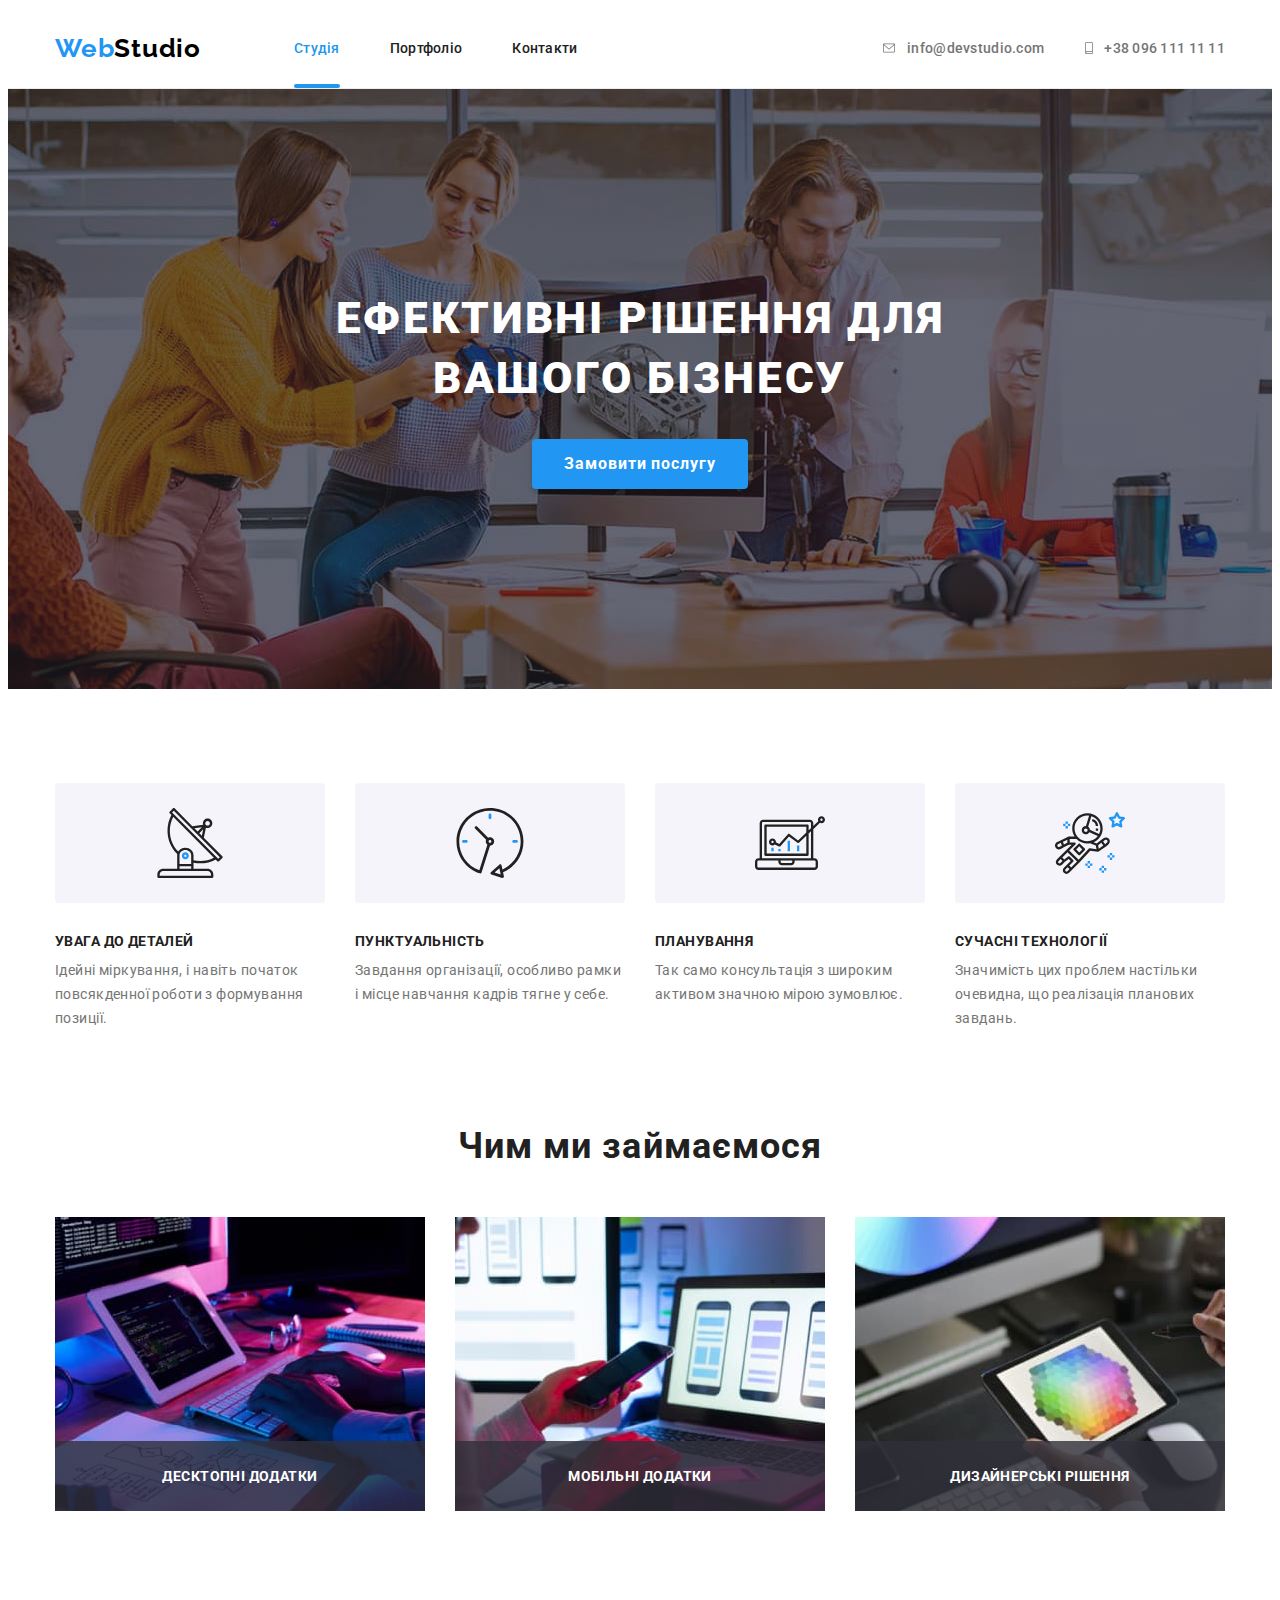
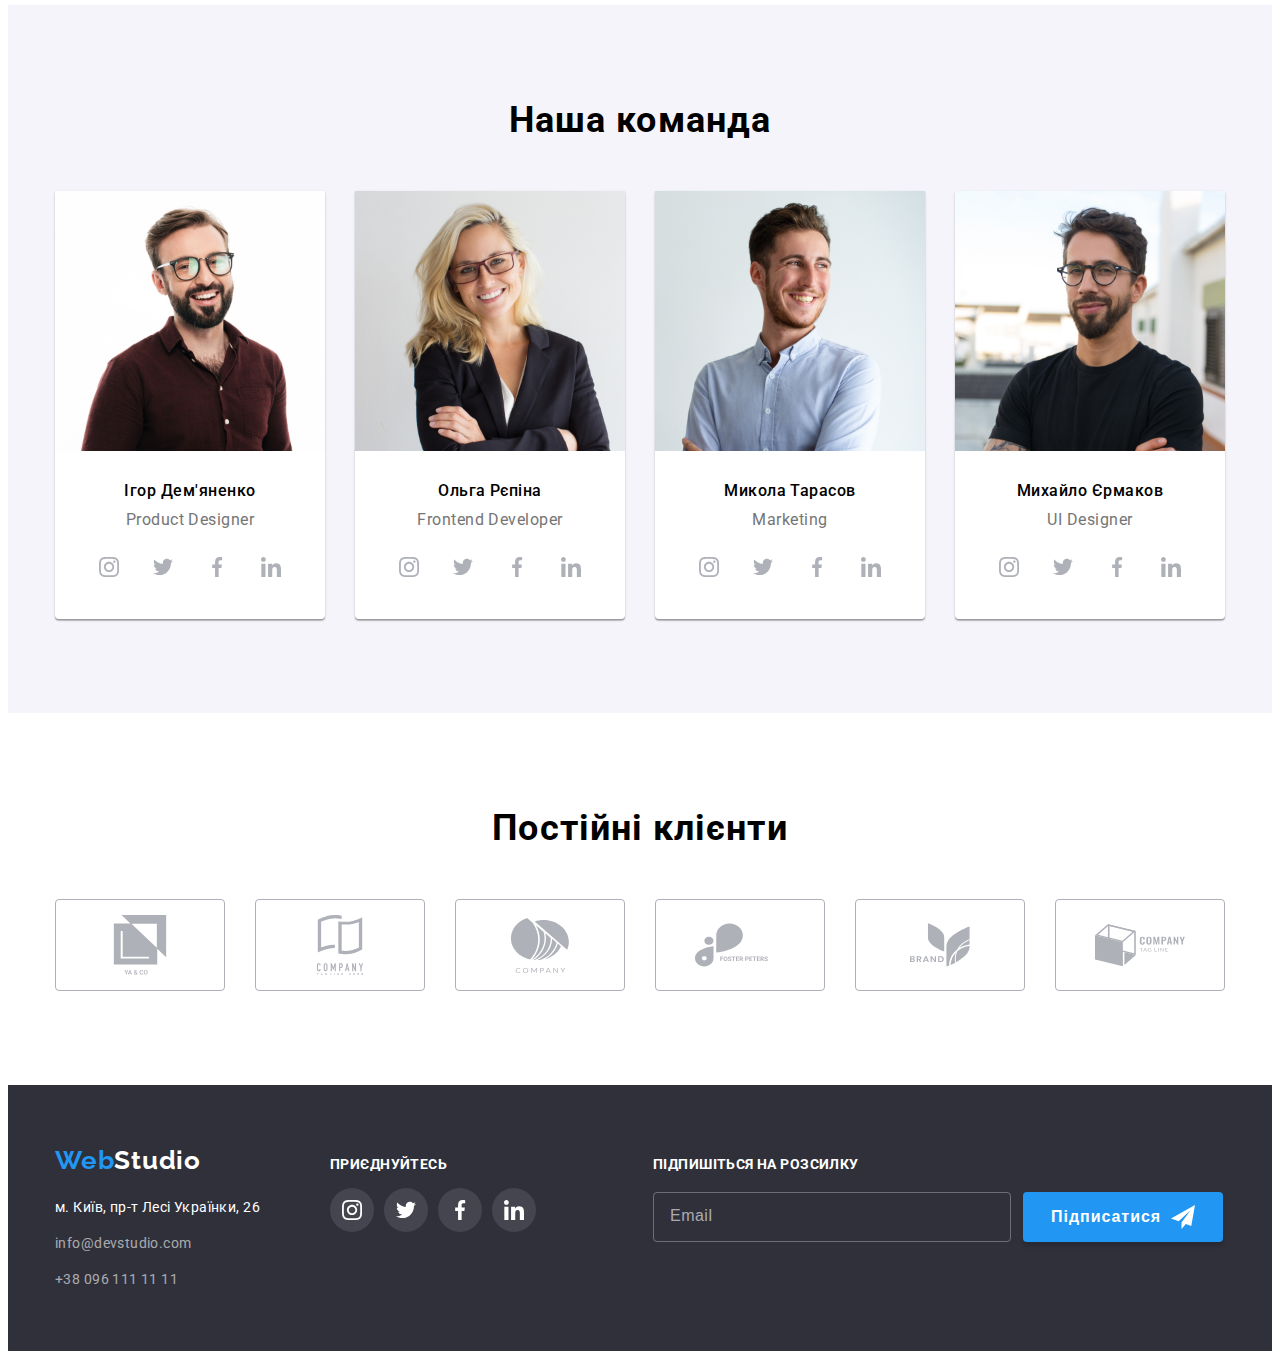
<file: index.html>
<!DOCTYPE html>
<html lang="uk">
  <head>
    <meta charset="UTF-8" />
    <meta name="viewport" content="width=device-width, initial-scale=1.0" />
    <title>Home-3</title>
    <link rel="preconnect" href="https://fonts.googleapis.com" />
    <link rel="preconnect" href="https://fonts.gstatic.com" crossorigin />
    <link
      href="https://fonts.googleapis.com/css2?family=Raleway:wght@700&family=Roboto:wght@400;500;700;900&display=swap"
      rel="stylesheet"
    />
    <link
      rel="stylesheet"
      href="https://cdnjs.cloudflare.com/ajax/libs/modern-normalize/2.0.0/modern-normalize.min.css"
      integrity="sha512-4xo8blKMVCiXpTaLzQSLSw3KFOVPWhm/TRtuPVc4WG6kUgjH6J03IBuG7JZPkcWMxJ5huwaBpOpnwYElP/m6wg=="
      crossorigin="anonymous"
      referrerpolicy="no-referrer"
    />
    <link rel="stylesheet" href="./css/style.css" />
  </head>
  <body>
    <header class="site-header">
      <div class="container header-container">
        <a class="header-logo" href="#"> <span class="web">Web</span>Studio </a>
        <nav class="nav-menu">
          <ul class="header-ul">
            <li><a class="link active" href="#">Студія</a></li>
            <li><a class="link" href="./portfolio.html">Портфоліо</a></li>
            <li><a class="link" href="#">Контакти</a></li>
          </ul>
        </nav>

        <ul class="header-ul-info">
          <li>
            <a class="link" href="mailto:info@devstudio.com">
              <svg class="link-icon">
                <use href="./img/symbol-defs.svg#envelope"></use>
              </svg>

              info@devstudio.com
            </a>
          </li>
          <li>
            <a class="link" href="tel:+380961111111">
              <svg class="link-icon-smartphone">
                <use href="./img/symbol-defs.svg#smartphone"></use>
              </svg>

              +38 096 111 11 11
            </a>
          </li>
        </ul>
      </div>
    </header>
    <!-- -------------------- MAIN ---------------  -->

    <main>
      <section class="banner section">
        <div class="container banner-container">
          <h1 class="banner-titel">Ефективні рішення для вашого бізнесу</h1>
          <button class="banner-btn" type="button" data-modal-open>
            Замовити послугу
          </button>
        </div>
      </section>

      <div class="backdrop is-hidden" data-modal>
        <div class="modal-window">
          
          <form class="modal-window-form" >
            <button type="button" class="button-modal" data-modal-close></button>
            <h2 class="form__title">Залиште свої дані, ми вам передзвонимо</h2>
            <div class="form-groop top">
              <label class="form-label" for="name">Ім'я</label>
              <input
                type="text"
                name="name"
                id="name"
                autofocus
                class="form-input"
              />
              <svg class="form-icon">
                <use href="./img/icons.svg#person-black-18dp-1-1"></use>
              </svg>
            </div>
            <div class="form-groop">
              <label class="form-label" for="tel">Телефон</label>
              <input type="tel" name="tel" id="tel" class="form-input" />
              <svg class="form-icon">
                <use href="./img/icons.svg#phone-black-18dp-1-1"></use>
              </svg>
            </div>
            <div class="form-groop">
              <label class="form-label" for="email">Пошта</label>
              <input type="email" name="email" id="email" class="form-input" />
              <svg class="form-icon">
                <use href="./img/icons.svg#email-black-18dp-1-1"></use>
              </svg>
            </div>
            <div class=" text-area">
              <label class="form-label" for="text-area">Коментар</label>
              <textarea
                class="form-textarea"
                name="text-area"
                id="text-area"
                rows="10"
                placeholder="Введіть текст"
              ></textarea>
            </div>
            <div class="form-groop check">
              <label class="form-label-checkbox">
                <input
                  class="form-checkbox"
                  type="checkbox"
                  value="false"
                  name="topic"
                />
                <svg class="chek-icon">
                  <use href="./img/icons.svg#icon-check-1"></use>
                </svg>
                Погоджуюся з розсилкою та приймаю
                 <a class="agreement" href="#"> Умови договору</a></label
              >
            </div>
            <div class="form-btn-submit">
              <button class="form-button" type="submit">Відправити</button>
            </div>
          </form>
        </div>
      </div>

      <!-- ---------------------- ABOUT -------------------- -->

      <section class="about section">
        <div class="container">
          <ul class="about-info">
            <li class="about-li">
              <div class="box-icon">
                <svg class="about-icon">
                  <use href="./img/symbol-defs.svg#antenna-1"></use>
                </svg>
              </div>

              <h3 class="about-subtitle">УВАГА ДО ДЕТАЛЕЙ</h3>
              <p class="about-paragraph">
                Ідейні міркування, і навіть початок повсякденної роботи з
                формування позиції.
              </p>
            </li>
            <li class="about-li icon-clock">
              <div class="box-icon">
                <svg class="about-icon">
                  <use href="./img/symbol-defs.svg#clock-1"></use>
                </svg>
              </div>
              <h3 class="about-subtitle">ПУНКТУАЛЬНІСТЬ</h3>
              <p class="about-paragraph">
                Завдання організації, особливо рамки і місце навчання кадрів
                тягне у себе.
              </p>
            </li>
            <li class="about-li icon-diagram">
              <div class="box-icon">
                <svg class="about-icon">
                  <use href="./img/symbol-defs.svg#diagram-1"></use>
                </svg>
              </div>
              <h3 class="about-subtitle">ПЛАНУВАННЯ</h3>
              <p class="about-paragraph">
                Так само консультація з широким активом значною мірою зумовлює.
              </p>
            </li>
            <li class="about-li icon-astronaut">
              <div class="box-icon">
                <svg class="about-icon">
                  <use href="./img/symbol-defs.svg#astronaut-1"></use>
                </svg>
              </div>
              <h3 class="about-subtitle">СУЧАСНІ ТЕХНОЛОГІЇ</h3>
              <p class="about-paragraph">
                Значимість цих проблем настільки очевидна, що реалізація
                планових завдань.
              </p>
            </li>
          </ul>
        </div>
      </section>

      <!-- --------------------- OUR WORK -------------------- -->

      <section class="our-work section">
        <div class="container">
          <h2 class="our-work__title">Чим ми займаємося</h2>
          <ul class="our-work-info">
            <li>
              <img
                src="img/img_01.jpg"
                alt="men coding"
                height="294"
                width="370"
              />
              <div class="our-work_rectangle-above-img">
                <h3 class="our-work__title-rectangle">Десктопні додатки</h3>
              </div>
            </li>
            <li>
              <img
                src="img/img_02.jpg"
                alt="mobile development"
                height="294"
                width="370"
              />
              <div class="our-work_rectangle-above-img">
                <h3 class="our-work__title-rectangle">Мобільні додатки</h3>
              </div>
            </li>
            <li>
              <img
                src="img/img_03.jpg"
                alt="tablet with mosaic"
                height="294"
                width="370"
              />
              <div class="our-work_rectangle-above-img">
                <h3 class="our-work__title-rectangle">Дизайнерські рішення</h3>
              </div>
            </li>
          </ul>
        </div>
      </section>

      <!-- ------------------------- OUR TEAM ------------------ -->

      <section class="our-team section">
        <div class="container">
          <h2 class="our-team__title">Наша команда</h2>
          <ul class="our-team-info">
            <li class="card">
              <img
                class="card-img"
                src="./img/Игор.jpg"
                alt="Igor Demyanenko"
                height="260"
                width="270"
              />
              <div class="box-title">
                <h3 class="our-team__subtitle">Ігор Дем'яненко</h3>
                <p class="our-team__paragraph">Product Designer</p>
                <ul class="icon-link">
                  <li>
                    <a href="#" class="web-link">
                      <svg class="button-icon">
                        <use href="./img/symbol-defs.svg#instagram-2"></use>
                      </svg>
                    </a>
                  </li>
                  <li>
                    <a href="#" class="web-link">
                      <svg class="button-icon">
                        <use href="./img/symbol-defs.svg#twitter-1"></use>
                      </svg>
                    </a>
                  </li>
                  <li>
                    <a href="#" class="web-link">
                      <svg class="button-icon">
                        <use href="./img/symbol-defs.svg#facebook-1"></use>
                      </svg>
                    </a>
                  </li>
                  <li>
                    <a href="#" class="web-link">
                      <svg class="button-icon">
                        <use href="./img/symbol-defs.svg#linkedin-1"></use>
                      </svg>
                    </a>
                  </li>
                </ul>
              </div>
            </li>
            <li class="card">
              <img
                class="card-img"
                src="./img/Ольга.jpg"
                alt="Olga Repina"
                height="260"
                width="270"
              />
              <div class="box-title">
                <h3 class="our-team__subtitle">Ольга Рєпіна</h3>
                <p class="our-team__paragraph">Frontend Developer</p>
                <ul class="icon-link">
                  <li>
                    <a href="#" class="web-link">
                      <svg class="button-icon">
                        <use href="./img/symbol-defs.svg#instagram-2"></use>
                      </svg>
                    </a>
                  </li>
                  <li>
                    <a href="#" class="web-link">
                      <svg class="button-icon">
                        <use href="./img/symbol-defs.svg#twitter-1"></use>
                      </svg>
                    </a>
                  </li>
                  <li>
                    <a href="#" class="web-link">
                      <svg class="button-icon">
                        <use href="./img/symbol-defs.svg#facebook-1"></use>
                      </svg>
                    </a>
                  </li>
                  <li>
                    <a href="#" class="web-link">
                      <svg class="button-icon">
                        <use href="./img/symbol-defs.svg#linkedin-1"></use>
                      </svg>
                    </a>
                  </li>
                </ul>
              </div>
            </li>
            <li class="card">
              <img
                class="card-img"
                src="./img/Микола.jpg"
                alt="Micola Tarasov"
                height="260"
                width="270"
              />
              <div class="box-title">
                <h3 class="our-team__subtitle">Микола Тарасов</h3>
                <p class="our-team__paragraph">Marketing</p>
                <ul class="icon-link">
                  <li>
                    <a href="#" class="web-link">
                      <svg class="button-icon">
                        <use href="./img/symbol-defs.svg#instagram-2"></use>
                      </svg>
                    </a>
                  </li>
                  <li>
                    <a href="#" class="web-link">
                      <svg class="button-icon">
                        <use href="./img/symbol-defs.svg#twitter-1"></use>
                      </svg>
                    </a>
                  </li>
                  <li>
                    <a href="#" class="web-link">
                      <svg class="button-icon">
                        <use href="./img/symbol-defs.svg#facebook-1"></use>
                      </svg>
                    </a>
                  </li>
                  <li>
                    <a href="#" class="web-link">
                      <svg class="button-icon">
                        <use href="./img/symbol-defs.svg#linkedin-1"></use>
                      </svg>
                    </a>
                  </li>
                </ul>
              </div>
            </li>
            <li class="card">
              <img
                class="card-img"
                src="./img/Михайло.jpg"
                alt="Mikhailo Yermakov"
                height="260"
                width="270"
              />
              <div class="box-title">
                <h3 class="our-team__subtitle">Михайло Єрмаков</h3>
                <p class="our-team__paragraph">UI Designer</p>
                <ul class="icon-link">
                  <li>
                    <a href="#" class="web-link">
                      <svg class="button-icon">
                        <use href="./img/symbol-defs.svg#instagram-2"></use>
                      </svg>
                    </a>
                  </li>
                  <li>
                    <a href="#" class="web-link">
                      <svg class="button-icon">
                        <use href="./img/symbol-defs.svg#twitter-1"></use>
                      </svg>
                    </a>
                  </li>
                  <li>
                    <a href="#" class="web-link">
                      <svg class="button-icon">
                        <use href="./img/symbol-defs.svg#facebook-1"></use>
                      </svg>
                    </a>
                  </li>
                  <li>
                    <a href="#" class="web-link">
                      <svg class="button-icon">
                        <use href="./img/symbol-defs.svg#linkedin-1"></use>
                      </svg>
                    </a>
                  </li>
                </ul>
              </div>
            </li>
          </ul>
        </div>
      </section>
      <section class="our-clients section">
        <div class="container">
          <h2 class="our-team__title">Постійні клієнти</h2>
          <ul class="our-clients">
            <li>
              <a href="#" class="our-clients-link">
                <svg class="our-clients-icon">
                  <use href="./img/symbol-defs.svg#group-5"></use>
                </svg>
              </a>
            </li>
            <li>
              <a href="#" class="our-clients-link">
                <svg class="our-clients-icon">
                  <use href="./img/symbol-defs.svg#group-4"></use>
                </svg>
              </a>
            </li>
            <li>
              <a href="#" class="our-clients-link">
                <svg class="our-clients-icon">
                  <use href="./img/symbol-defs.svg#group-3"></use>
                </svg>
              </a>
            </li>
            <li>
              <a href="#" class="our-clients-link">
                <svg class="our-clients-icon m-icon">
                  <use href="./img/symbol-defs.svg#group-2"></use>
                </svg>
              </a>
            </li>
            <li>
              <a href="#" class="our-clients-link">
                <svg class="our-clients-icon">
                  <use href="./img/symbol-defs.svg#group-1"></use>
                </svg>
              </a>
            </li>
            <li>
              <a href="#" class="our-clients-link mi">
                <svg class="our-clients-icon m-icon">
                  <use href="./img/symbol-defs.svg#group"></use>
                </svg>
              </a>
            </li>
          </ul>
        </div>
      </section>
    </main>

    <!-- ------------------ FOOTER --------------------------  -->

    <footer class="site-footer">
      <div class="container box-footer">
        <div class="footer-addres">
          <a class="footer-logo" href="#"><span class="web">Web</span>Studio</a>
          <address>
            <p class="address">м. Київ, пр-т Лесі Українки, 26</p>
            <ul class="footer-info">
              <li>
                <a class="footer-link" href="mailto:info@devstudio.com"
                  >info@devstudio.com</a
                >
              </li>
              <li>
                <a class="footer-link" href="tel:+380961111111"
                  >+38 096 111 11 11</a
                >
              </li>
            </ul>
          </address>
        </div>
        <div class="icon-link-footer">
          <h3 class="footer-title">приєднуйтесь</h3>
          <ul class="icon-link-footer-ul">
            <li>
              <a href="#" class="web-link-footer">
                <svg class="button-icon-footer">
                  <use href="./img/symbol-defs.svg#instagram-2"></use>
                </svg>
              </a>
            </li>
            <li>
              <a href="#" class="web-link-footer">
                <svg class="button-icon-footer">
                  <use href="./img/symbol-defs.svg#twitter-1"></use>
                </svg>
              </a>
            </li>
            <li>
              <a href="#" class="web-link-footer">
                <svg class="button-icon-footer">
                  <use href="./img/symbol-defs.svg#facebook-1"></use>
                </svg>
              </a>
            </li>
            <li>
              <a href="#" class="web-link-footer">
                <svg class="button-icon-footer">
                  <use href="./img/symbol-defs.svg#linkedin-1"></use>
                </svg>
              </a>
            </li>
          </ul>
        </div>
        <div class="form-in-footer">
          <form class="footer-form">
            <label class="email-footer" for="email-footer" >Підпишіться на розсилку
              <input
              class="footer-input"
              type="email"
              placeholder="Email"
              name="email"
            /></label>
            <button type="submit" class="footer-button-submit">
              Підписатися
              <svg class="form-footer-icon">
                <use href="./img/icons.svg#icon-send-1"></use>
              </svg>
            </button>
          </form>
        </div>
      </div>
    </footer>
    <script src="./js/modal.js"></script>
  </body>
</html>
</file>
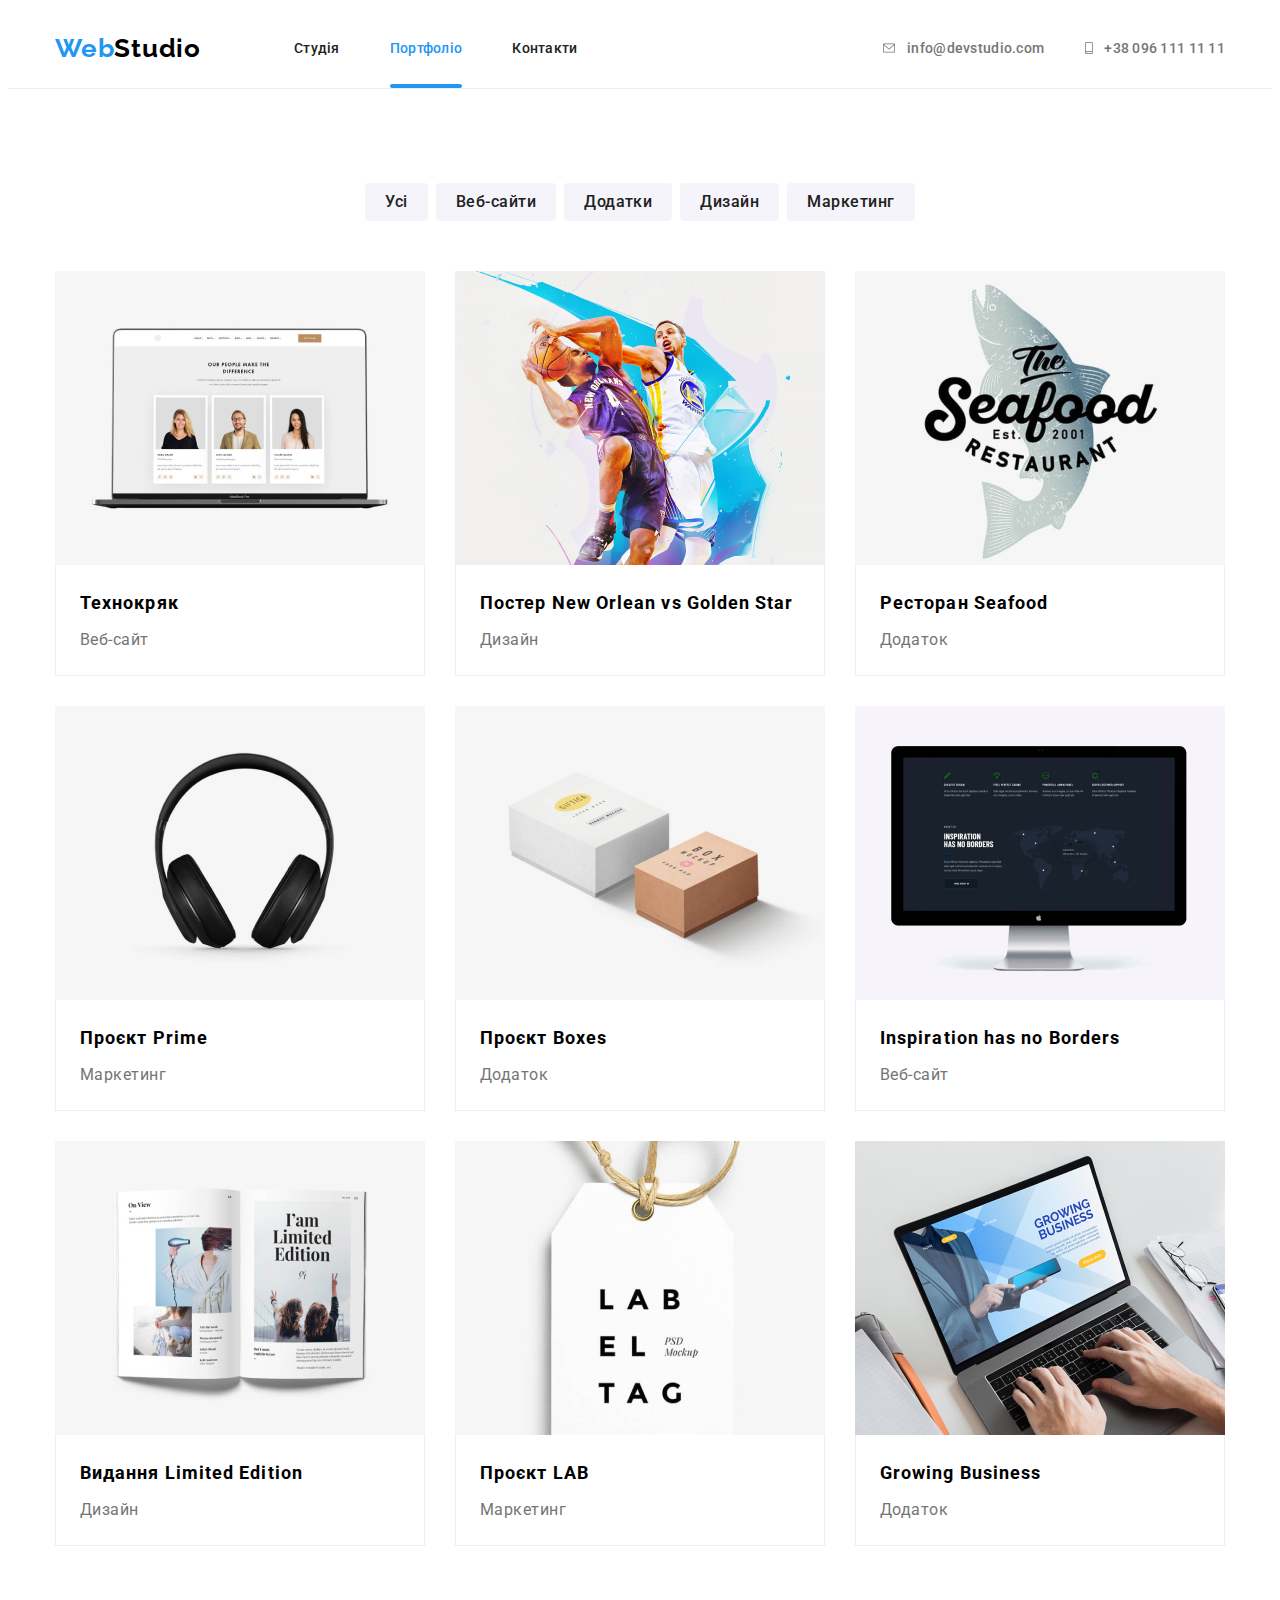
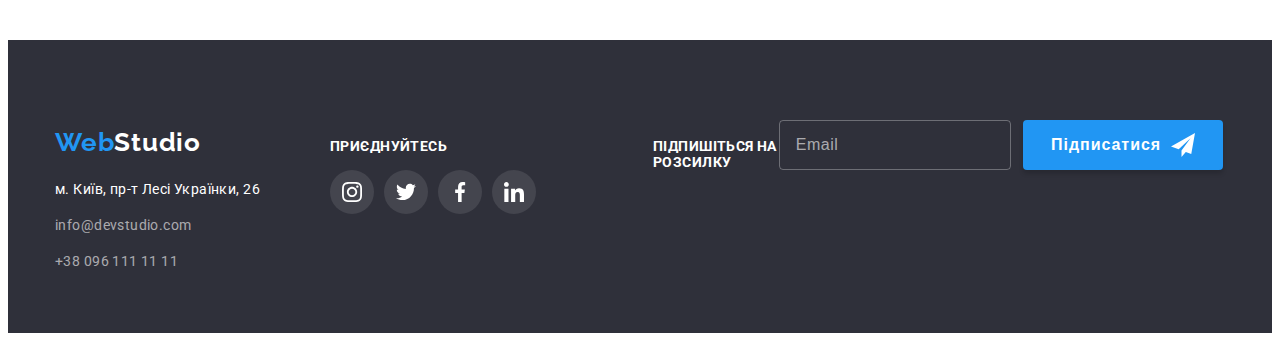
<file: portfolio.html>
<!DOCTYPE html>
<html lang="uk">
  <head>
    <meta charset="UTF-8" />
    <meta name="viewport" content="width=device-width, initial-scale=1.0" />
    <title>Document</title>

    <link rel="preconnect" href="https://fonts.googleapis.com" />
    <link rel="preconnect" href="https://fonts.gstatic.com" crossorigin />
    <link
      href="https://fonts.googleapis.com/css2?family=Raleway:wght@700&family=Roboto:wght@400;500;700;900&display=swap"
      rel="stylesheet"
    />
    <link
      rel="stylesheet"
      href="https://cdnjs.cloudflare.com/ajax/libs/modern-normalize/2.0.0/modern-normalize.min.css"
      integrity="sha512-4xo8blKMVCiXpTaLzQSLSw3KFOVPWhm/TRtuPVc4WG6kUgjH6J03IBuG7JZPkcWMxJ5huwaBpOpnwYElP/m6wg=="
      crossorigin="anonymous"
      referrerpolicy="no-referrer"
    />
    <link rel="stylesheet" href="./css/style.css" />
  </head>
  <body>
    <header class="site-header">
      <div class="container header-container">
        <a class="header-logo" href="#"> <span class="web">Web</span>Studio </a>
        <nav class="nav-menu">
          <ul class="header-ul">
            <li><a class="link" href="./index.html">Студія</a></li>
            <li><a class="link active" href="#">Портфоліо</a></li>
            <li><a class="link" href="#">Контакти</a></li>
          </ul>
        </nav>

        <ul class="header-ul-info">
          <li>
            <a class="link" href="mailto:info@devstudio.com">
              <svg class="link-icon">
                <use href="./img/symbol-defs.svg#envelope"></use>
              </svg>

              info@devstudio.com
            </a>
          </li>
          <li>
            <a class="link" href="tel:+380961111111">
              <svg class="link-icon-smartphone">
                <use href="./img/symbol-defs.svg#smartphone"></use>
              </svg>

              +38 096 111 11 11
            </a>
          </li>
        </ul>
      </div>
    </header>
    <main>
      <section class="portfolio section">
        <div class="container">
          <!-- --------------- filter -------------------------------  -->

          <ul class="btn">
            <li>
              <button type="button" class="filter-btn">Усі</button>
            </li>
            <li>
              <button type="button" class="filter-btn">Веб-сайти</button>
            </li>
            <li>
              <button type="button" class="filter-btn">Додатки</button>
            </li>
            <li>
              <button type="button" class="filter-btn">Дизайн</button>
            </li>
            <li>
              <button type="button" class="filter-btn">Маркетинг</button>
            </li>
          </ul>

          <!-- -------------------- Cards -------------------------------  -->

          <ul class="card-info">
            <li class="card-portfolio">
              <a class="card-link" href="#">
                <div class="visibel">
                  <img
                    src="./img/techno.jpg"
                    alt="Ноутбук з проєктами"
                    width="370"
                    height="294"
                  />
                  <h3 class="visible-item">
                    Ресурс пропонує комплексні пропозиції з різним рівнем
                    функціоналу та сервісів. Все це дозволить відвідувачу
                    отримати вичерпні відомості про компанію чи приватну особу.
                  </h3>
                </div>
                <div class="card-box">
                  <h3 class="card-portfolio__subitle">Технокряк</h3>
                  <p class="card-portfolio__paragraph">Веб-сайт</p>
                </div>
              </a>
            </li>

            <li class="card-portfolio">
              <a class="card-link" href="#">
                <div class="visibel">
                  <img
                    src="img/basket.jpg"
                    alt="Баскетбол"
                    width="370"
                    height="294"
                  />
                  <h3 class="visible-item">
                    Ресурс пропонує комплексні пропозиції з різним рівнем
                    функціоналу та сервісів. Все це дозволить відвідувачу
                    отримати вичерпні відомості про компанію чи приватну особу.
                  </h3>
                </div>
                <div class="card-box">
                  <h3 class="card-portfolio__subitle">
                    Постер New Orlean vs Golden Star
                  </h3>
                  <p class="card-portfolio__paragraph">Дизайн</p>
                </div>
              </a>
            </li>
            <li class="card-portfolio">
              <a class="card-link" href="#">
                <div class="visibel">
                  <img
                    src="img/sea_food.jpg"
                    alt="Риба"
                    width="370"
                    height="294"
                  />
                  <h3 class="visible-item">
                    Ресурс пропонує комплексні пропозиції з різним рівнем
                    функціоналу та сервісів. Все це дозволить відвідувачу
                    отримати вичерпні відомості про компанію чи приватну особу.
                  </h3>
                </div>
                <div class="card-box">
                  <h3 class="card-portfolio__subitle">Ресторан Seafood</h3>
                  <p class="card-portfolio__paragraph">Додаток</p>
                </div>
              </a>
            </li>

            <li class="card-portfolio">
              <a class="card-link" href="#">
                <div class="visibel">
                  <img
                    src="img/headphones.jpg"
                    alt="Навушники"
                    width="370"
                    height="294"
                  />
                  <h3 class="visible-item">
                    Ресурс пропонує комплексні пропозиції з різним рівнем
                    функціоналу та сервісів. Все це дозволить відвідувачу
                    отримати вичерпні відомості про компанію чи приватну особу.
                  </h3>
                </div>
                <div class="card-box">
                  <h3 class="card-portfolio__subitle">Проєкт Prime</h3>
                  <p class="card-portfolio__paragraph">Маркетинг</p>
                </div>
              </a>
            </li>

            <li class="card-portfolio">
              <a class="card-link" href="#">
                <div class="visibel">
                  <img
                    src="img/box.jpg"
                    alt="Коробки"
                    width="370"
                    height="294"
                  />
                  <h3 class="visible-item">
                    Ресурс пропонує комплексні пропозиції з різним рівнем
                    функціоналу та сервісів. Все це дозволить відвідувачу
                    отримати вичерпні відомості про компанію чи приватну особу.
                  </h3>
                </div>
                <div class="card-box">
                  <h3 class="card-portfolio__subitle">Проєкт Boxes</h3>
                  <p class="card-portfolio__paragraph">Додаток</p>
                </div>
              </a>
            </li>

            <li class="card-portfolio">
              <a class="card-link" href="#">
                <div class="visibel">
                  <img
                    src="img/monitor.jpg"
                    alt="Монітор"
                    width="370"
                    height="294"
                  />
                  <h3 class="visible-item">
                    Ресурс пропонує комплексні пропозиції з різним рівнем
                    функціоналу та сервісів. Все це дозволить відвідувачу
                    отримати вичерпні відомості про компанію чи приватну особу.
                  </h3>
                </div>
                <div class="card-box">
                  <h3 class="card-portfolio__subitle">
                    Inspiration has no Borders
                  </h3>
                  <p class="card-portfolio__paragraph">Веб-сайт</p>
                </div>
              </a>
            </li>

            <li class="card-portfolio">
              <a class="card-link" href="#">
                <div class="visibel">
                  <img
                    src="img/book.jpg"
                    alt="Книга"
                    width="370"
                    height="294"
                  />
                  <h3 class="visible-item">
                    Ресурс пропонує комплексні пропозиції з різним рівнем
                    функціоналу та сервісів. Все це дозволить відвідувачу
                    отримати вичерпні відомості про компанію чи приватну особу.
                  </h3>
                </div>
                <div class="card-box">
                  <h3 class="card-portfolio__subitle">
                    Видання Limited Edition
                  </h3>
                  <p class="card-portfolio__paragraph">Дизайн</p>
                </div>
              </a>
            </li>

            <li class="card-portfolio">
              <a class="card-link" href="#">
                <div class="visibel">
                  <img
                    src="img/lab.jpg"
                    alt="Проєкт ЛАБ"
                    width="370"
                    height="294"
                  />
                  <h3 class="visible-item">
                    Ресурс пропонує комплексні пропозиції з різним рівнем
                    функціоналу та сервісів. Все це дозволить відвідувачу
                    отримати вичерпні відомості про компанію чи приватну особу.
                  </h3>
                </div>
                <div class="card-box">
                  <h3 class="card-portfolio__subitle">Проєкт LAB</h3>
                  <p class="card-portfolio__paragraph">Маркетинг</p>
                </div>
              </a>
            </li>

            <li class="card-portfolio">
              <a class="card-link" href="#">
                <div class="visibel">
                  <img
                    src="img/bisnes.jpg"
                    alt="Створюй Бізнес"
                    width="370"
                    height="294"
                  />
                  <h3 class="visible-item">
                    Ресурс пропонує комплексні пропозиції з різним рівнем
                    функціоналу та сервісів. Все це дозволить відвідувачу
                    отримати вичерпні відомості про компанію чи приватну особу.
                  </h3>
                </div>
                <div class="card-box">
                  <h3 class="card-portfolio__subitle">Growing Business</h3>
                  <p class="card-portfolio__paragraph">Додаток</p>
                </div>
              </a>
            </li>
          </ul>
        </div>
      </section>
    </main>
    <!-- -------------- footer --------------  -->
    <footer class="site-footer">
      <div class="container box-footer">
        <div class="footer-addres">
          <a class="footer-logo" href="#"><span class="web">Web</span>Studio</a>
          <address>
            <p class="address">м. Київ, пр-т Лесі Українки, 26</p>
            <ul class="footer-info">
              <li>
                <a class="footer-link" href="mailto:info@devstudio.com"
                  >info@devstudio.com</a
                >
              </li>
              <li>
                <a class="footer-link" href="tel:+380961111111"
                  >+38 096 111 11 11</a
                >
              </li>
            </ul>
          </address>
        </div>
        <div class="icon-link-footer">
          <h3 class="footer-title">приєднуйтесь</h3>
          <ul class="icon-link-footer-ul">
            <li>
              <a href="#" class="web-link-footer">
                <svg class="button-icon-footer">
                  <use href="./img/symbol-defs.svg#instagram-2"></use>
                </svg>
              </a>
            </li>
            <li>
              <a href="#" class="web-link-footer">
                <svg class="button-icon-footer">
                  <use href="./img/symbol-defs.svg#twitter-1"></use>
                </svg>
              </a>
            </li>
            <li>
              <a href="#" class="web-link-footer">
                <svg class="button-icon-footer">
                  <use href="./img/symbol-defs.svg#facebook-1"></use>
                </svg>
              </a>
            </li>
            <li>
              <a href="#" class="web-link-footer">
                <svg class="button-icon-footer">
                  <use href="./img/symbol-defs.svg#linkedin-1"></use>
                </svg>
              </a>
            </li>
          </ul>
        </div>
        <div class="form-in-footer">
          <form action="" class="footer-form">
            <label class="email-footer" for="email-footer"
              >Підпишіться на розсилку</label
            >
            <input
              class="footer-input"
              type="email"
              placeholder="Email"
              name="email"
              id="email-footer"
            />
            <button type="submit" class="footer-button-submit">
              Підписатися
              <svg class="form-footer-icon">
                <use href="./img/icons.svg#icon-send-1"></use>
              </svg>
            </button>
          </form>
        </div>
      </div>
    </footer>
  </body>
</html>
</file>
<file: css/style.css>
:root {
  --primary-text-color: #757575;
  --title-text-color: #212121;
  --primary-link-color: #2196f3;
  --primary-white-color: #ffffff;
  --footer-link-color: rgba(255, 255, 255, 0.6);
  --text-logo-accent: #000000;
  --bg-our-team: #f5f4fa;
  --footer-bcg-color: #2f303a;
  --card-portfolio: #eee;
  --header-line: #ececec;
  --icon: #afb1b8;
  --footer-icon: rgba(255, 255, 255, 0.1);
  --label-color: #757575;
}

* {
  box-sizing: border-box;
}

body {
  font-family: 'Roboto', sans-serif;
  color: var(--background-color);
}

/* ------ Auxiliaey Classes -------------- */
.container {
  width: 1200px;
  padding: 0 15px;
  margin: 0 auto;
}

/* --------- new fix ---------- */
.header-container {
  display: flex;
  align-items: center;
}

.banner-container {
  display: flex;
  flex-direction: column;
  justify-content: center;
  align-items: center;
}

.about-container {
  display: flex;
  justify-content: center;
}

.our-work-container {
  display: flex;
  align-items: center;
  justify-content: center;
  flex-direction: column;
}

.our-team-container {
  display: flex;
  flex-direction: column;
  align-items: center;
}

.section {
  padding: 94px 0 94px 0;
}

a {
  color: currentColor;
  text-decoration: none;
  margin: 0;
  padding: 0;
  border: 0;
}

li {
  list-style: none;
}

li:last-child {
  padding-right: 0;
}

img {
  display: block;
}

h1,
h2,
h3,
h4,
h5,
h6,
ul,
p,
li {
  margin: 0;
  padding: 0;
  border: 0;
}

/* ------------- Header ------------- */
.site-header {
  background-color: var(--primary-white-color);
  /* ------------ LAYOUT  IN CLASS---------------  */

  border-bottom: 1px solid var(--header-line);
}

.header-logo {
  font-family: 'Raleway';
  font-size: 26px;
  font-weight: 700;
  text-decoration: none;
  color: var(--text-logo-accent);
  letter-spacing: 0.78px;
  /* ------------ LAYOUT IN CLASS ---------------  */
  margin-right: 93px;
}

.web {
  color: var(--primary-link-color);
  letter-spacing: 0.78px;
}

/* ------ Header Nav ----- */

.nav-menu {
  font-size: 14px;
  font-weight: 500;
  letter-spacing: 0.28px;
}
/* --------- UL li ------------- */
.header-ul,
.header-ul-info {
  display: flex;
}

.header-ul-info {
  margin-left: auto;
}

.header-ul li {
  margin-right: 50px;
}

.header-ul li:last-child,
.header-ul-info li:last-child {
  margin-right: 0px;
}

.header-ul-info li {
  margin-right: 40px;
}

.header-ul-info > link::before {
  content: ' ';
  background-image: url();
}

.nav-menu .link {
  color: var(--title-text-color);
}

.link {
  color: var(--primary-text-color);
  font-weight: 500;
  font-size: 14px;
  letter-spacing: 0.28px;
  padding: 32px 0;
  display: flex;
  align-items: center;
  position: relative;
  transition: color 250ms cubic-bezier(0.4, 0, 0.2, 1);
}

.link-icon {
  width: 16px;
  height: 12px;
  margin-right: 10px;
  fill: currentColor;
}

.link-icon-smartphone {
  width: 10px;
  height: 16px;
  margin-right: 10px;
  fill: currentColor;
  scale: 1.2;
}

.link.active {
  color: var(--primary-link-color);
}

.active::after {
  position: absolute;
  bottom: 0;
  left: 0;
  content: '';
  width: 100%;
  height: 4px;
  background-color: var(--primary-link-color);
  border-radius: 2px;
}

.link:hover,
.link:focus,
.link:active {
  color: var(--primary-link-color);
}

.nav-menu a {
  text-decoration: none;
}

/* -------- Main --------- --------------------------------------------*/
/* ------ Portfolio -------------------------------------------------- */

.portfolio {
  padding: 94px 0;
}

.card-info {
  display: flex;
  flex-wrap: wrap;
}

.card-portfolio {
  margin-right: 30px;
  margin-bottom: 30px;
  width: 370px;
}

.card-link:hover,
.card-link:focus {
  box-shadow: 1px 4px 6px 0px rgba(0, 0, 0, 0.16),
    0px 4px 4px 0px rgba(0, 0, 0, 0.06), 0px 1px 1px 0px rgba(0, 0, 0, 0.12);
}

.card-link {
  display: block;
  position: relative;
  transition: box-shadow 250ms cubic-bezier(0.4, 0, 0.2, 1);
}

.card-portfolio:nth-of-type(3n) {
  margin-right: 0;
}

.card-portfolio:nth-of-type(3n + 1) {
  margin-left: 0;
}

.card-portfolio:nth-last-of-type(-n + 3) {
  margin-bottom: 0;
}

.card-box {
  padding: 20px 24px;
  border: 1px solid var(--card-portfolio);
  border-top: none;
}

.card-portfolio__subitle {
  color: var(--text-logo-accent);
  font-size: 18px;
  font-weight: 700;
  line-height: 2;
  letter-spacing: 1.08px;
  margin-bottom: 4px;
}

.card-portfolio__paragraph {
  color: var(--primary-text-color);
  font-size: 16px;
  line-height: 1.875;
  letter-spacing: 0.48px;
}

.visibel {
  position: relative;
  overflow: hidden;
}

.visibel::before {
  display: inline-block;
  content: '';
  position: absolute;
  width: 100%;
  height: 100%;
  background: rgba(33, 150, 243, 0.9);
  opacity: 0;
  transform: translateY(100%);
  transition: transform 250ms cubic-bezier(0.4, 0, 0.2, 1);
}

.card-link:hover .visibel::before,
.card-link:focus .visibel::before,
.card-link:hover .visible-item,
.card-link:focus .visible-item {
  opacity: 1;
  transform: translateY(0);
}

.visible-item {
  position: absolute;
  bottom: 63px;
  left: 24px;
  right: 24px;
  color: var(--primary-white-color);
  font-size: 18px;
  font-weight: 400;
  line-height: 1.555;
  letter-spacing: 0.54px;
  opacity: 0;
  transform: translateY(100%);
  transition: transform 250ms cubic-bezier(0.4, 0, 0.2, 1);
}

/* ------section filter ----- */

.btn {
  display: flex;
  justify-content: center;
  margin-bottom: 50px;
}

.btn li {
  margin-right: 8px;
}

.btn li:last-child {
  margin-right: 0;
}

.filter-btn {
  border-radius: 4px;
  background-color: var(--bg-our-team);
  font-family: 'Roboto';
  font-size: 16px;
  font-weight: 500;
  line-height: 1.625;
  letter-spacing: 0.48px;
  color: var(--title-text-color);
  border: none;
  cursor: pointer;
  padding: 6px 20px;
  transition: background-color 250ms cubic-bezier(0.4, 0, 0.2, 1),
    box-shadow 250ms cubic-bezier(0.4, 0, 0.2, 1),
    color 250ms cubic-bezier(0.4, 0, 0.2, 1);
}

.filter-btn:active,
.filter-btn:hover,
.filter-btn:focus {
  background: var(--primary-link-color);
  color: var(--primary-white-color);
  box-shadow: 0px 2px 2px 0px rgba(0, 0, 0, 0.12);
}

/* ------------ Studio -------------------- */
/* -------------- section banner -------- */

.banner {
  background-image: linear-gradient(
      to right,
      rgba(47, 48, 58, 0.4),
      rgba(47, 48, 58, 0.4)
    ),
    url(../img/bg_img.jpg);
  background-size: cover;
  background-position: center;
  /* ------------ LAYOUT IN CLASS ---------------  */
  max-width: 1600px;
  height: 600px;
  padding: 200px 0;
  text-align: center;
  margin: 0 auto;
}

.banner-titel {
  font-size: 44px;
  font-weight: 900;
  color: var(--primary-white-color);
  text-transform: uppercase;
  line-height: 1.36;
  letter-spacing: 2.64px;
  width: 696px;
  margin: 0 auto 30px auto;
}

.banner-btn {
  border-radius: 4px;
  background: var(--primary-link-color);
  box-shadow: 0px 4px 4px 0px rgba(0, 0, 0, 0.15);
  font-family: 'Roboto';
  font-style: normal;
  font-size: 16px;
  font-weight: 700;
  line-height: 1.875;
  letter-spacing: 0.96px;
  color: var(--primary-white-color);
  border: none;
  cursor: pointer;
  padding: 10px 32px 10px 32px;
}

/* ------------ modal-window --------- */

.backdrop.is-hidden {
  opacity: 0;
  pointer-events: none;
  visibility: hidden;
}

.backdrop {
  position: fixed;
  top: 0;
  left: 0;
  width: 100%;
  height: 100%;
  background: rgba(0, 0, 0, 0.2);
  opacity: 1;
  transition: opacity 250ms cubic-bezier(0.4, 0, 0.2, 1),
    visibility 250ms cubic-bezier(0.4, 0, 0.2, 1);
  z-index: 1;
}

.backdrop.is-hidden .modal-window {
  transform: translate(-50%, -50%) scale(0.7);
}

.modal-window {
  position: absolute;
  top: 50%;
  left: 50%;
  width: 528px;
  border-radius: 4px;
  background: #fff;
  box-shadow: 0px 2px 1px 0px rgba(0, 0, 0, 0.2),
    0px 1px 1px 0px rgba(0, 0, 0, 0.14), 0px 1px 3px 0px rgba(0, 0, 0, 0.12);
  transform: translate(-50%, -50%) scale(1);
  transition: transform 250ms cubic-bezier(0.4, 0, 0.2, 1);
}

.modal-icon {
  width: 18px;
  height: 18px;
  fill: currentColor;
}

.button-modal {
  position: absolute;
  top: 8px;
  left: 485px;
  width: 30px;
  height: 30px;
  border-radius: 50%;
  border-color: #0000001a;
  background-color: white;
  cursor: pointer;
}

.button-modal:hover::before,
.button-modal:focus::before,
.button-modal:hover::after,
.button-modal:focus::after {
  border: 1px solid var(--primary-link-color);
}

.button-modal::before {
  content: '';
  display: inline-block;

  height: 16px;
  border: 1px solid black;
  transform: rotate(45deg);
  position: absolute;
  top: 17%;
  left: 45%;
  transition: border 250ms cubic-bezier(0.4, 0, 0.2, 1);
}

.button-modal::after {
  content: '';
  position: absolute;
  display: inline-block;
  border: 1px solid black;
  height: 16px;
  transform: rotate(-45deg);
  top: 17%;
  left: 45%;
  transition: border 250ms cubic-bezier(0.4, 0, 0.2, 1);
}

/* ------------------ FORM --------------------------- */
.modal-window-form {
  padding: 40px 40px;
}

.form-input {
  margin-top: 4px;
  padding: 9.5px 38px;
  width: 100%;
  border-radius: 4px;
  border: 1px solid rgba(33, 33, 33, 0.2);
  transition: outline 250ms cubic-bezier(0.4, 0, 0.2, 1),
    border 250ms cubic-bezier(0.4, 0, 0.2, 1);
}

.modal-window-form textarea::placeholder {
  color: rgba(117, 117, 117, 0.5);
  font-size: 12px;
  font-weight: 400;
  letter-spacing: 0.12px;
}

.form-input:focus {
  outline: 1px solid var(--primary-link-color);
}

.form-input:focus ~ .form-icon {
  fill: #2196f3;
}

.form__title {
  margin-bottom: 12px;
  color: var(--text-logo-accent);
  text-align: center;
  font-size: 20px;
  font-weight: 700;
  letter-spacing: 0.6px;
}

.form-groop {
  margin-bottom: 10px;
  position: relative;
  max-height: 58px;
}

.form-btn-submit {
  text-align: center;
}

.form-label {
  color: #757575;
  font-size: 12px;
  font-weight: 400;
  letter-spacing: 0.12px;
  margin-bottom: 4px;
}

.form-label-checkbox {
  color: #757575;
  font-size: 14px;
  font-weight: 400;
  line-height: 1.171;
  letter-spacing: 0.42px;
  display: flex;
  justify-content: center;
  align-items: center;
}

.text-area {
  margin-bottom: 20px;
  max-height: 138px;
}

.check {
  margin-bottom: 30px;
}

.form-textarea {
  margin-top: 4px;
  width: 448px;
  height: 120px;
  border-radius: 4px;
  border: 1px solid rgba(33, 33, 33, 0.2);
  resize: none;
  padding: 12px 16px;
}

.form-textarea:focus {
  outline: 1px solid var(--primary-link-color);
}

.form-button {
  width: 200px;
  height: 50px;
  padding: 10px 52px;
  border-radius: 4px;
  border: none;
  background: var(--primary-link-color);
  box-shadow: 0px 4px 4px 0px rgba(0, 0, 0, 0.15);
  color: #fff;
  text-align: center;
  font-size: 16px;
  font-weight: 700;
  line-height: 1.875;
  letter-spacing: 0.96px;
  cursor: pointer;
  transition: background-color 250ms cubic-bezier(0.4, 0, 0.2, 1);
}

.form-button:focus,
.form-button:hover {
  background-color: rgba(24, 140, 232, 1);
}

.agreement {
  color: var(--primary-link-color);
  font-size: 14px;
  font-weight: 400;
  line-height: 24px;
  letter-spacing: 0.42px;
  text-decoration-line: underline;
  margin-left: 4px;
}

.form-icon {
  position: absolute;
  left: 20px;
  top: 43px;
  transform: translate(-50%, -50%);
  display: inline-block;
  width: 18px;
  height: 18px;
}

.form-checkbox {
  --webkit-appearance: none;
  --moz-appearance: none;
  appearance: none;
}

.form-checkbox:focus + .chek-icon {
  border: 2px solid var(--primary-link-color);
}

.form-checkbox:checked + .chek-icon {
  fill: var(--primary-link-color);
  border: none;
}

.chek-icon {
  width: 16px;
  height: 15px;
  fill: var(--primary-white-color);
  stroke: var(--primary-white-color);
  border-radius: 4px;
  border: 2px solid rgba(33, 33, 33, 1);
  margin-right: 7px;
  transition: border 250ms cubic-bezier(0.4, 0, 0.2, 1),
    fill 250ms cubic-bezier(0.4, 0, 0.2, 1);
}

/* --------- section about ------- */

.about {
  background-color: var(--primary-white-color);
  padding-bottom: 0;
}

.about-info {
  display: flex;
}

.about-info li {
  margin-right: 30px;
}

.about-li {
  width: 270px;
}

.box-icon {
  height: 120px;
  display: flex;
  justify-content: center;
  align-items: center;
  margin-bottom: 30px;
  background-color: var(--bg-our-team);
  border-radius: 4px;
}

.about-icon {
  width: 70px;
  height: 70px;
}

.about-info li:last-child {
  margin-right: 0;
}

.about-subtitle {
  color: var(--title-text-color);
  font-size: 14px;
  font-weight: 700;
  letter-spacing: 0.42px;
  text-transform: uppercase;
  margin-bottom: 10px;
}

.about-paragraph {
  color: var(--primary-text-color);
  font-size: 14px;
  line-height: 1.71;
  letter-spacing: 0.42px;
}

/* ------------our-work -----------  */

.our-work-info {
  display: flex;
}

.our-work-info li {
  margin-right: 30px;
  position: relative;
}

.our-work-info li:last-child {
  margin-right: 0px;
}

.our-work__title {
  color: var(--title-text-color);
  font-size: 36px;
  font-weight: 700;
  letter-spacing: 1.08px;
  margin-bottom: 50px;
  text-align: center;
}

.our-work_rectangle-above-img {
  background: rgba(47, 48, 58, 0.8);
  height: 70px;
  position: absolute;
  width: 100%;
  bottom: 0;
}

.our-work__title-rectangle {
  color: var(--primary-white-color);
  text-align: center;
  font-size: 14px;
  font-weight: 700;
  letter-spacing: 0.42px;
  text-transform: uppercase;
  margin-top: 27px;
}
/* ----------- our team ----------- */

.our-team {
  background: var(--bg-our-team);
}

.our-team-info {
  display: flex;
}

.our-team__title {
  font-size: 36px;
  font-weight: 700;
  letter-spacing: 1.08px;
  margin-bottom: 50px;
  text-align: center;
}

.our-team-info > .card {
  margin-right: 30px;
}

.our-team-info li:last-child {
  margin-right: 0px;
}

.our-team__subtitle {
  font-size: 16px;
  font-weight: 500;
  letter-spacing: 0.48px;
  margin-bottom: 10px;
}

.our-team__paragraph {
  font-size: 16px;
  letter-spacing: 0.48px;
  color: var(--primary-text-color);
}

.card {
  background: var(--primary-white-color);
  box-shadow: 0px 2px 1px 0px rgba(0, 0, 0, 0.2),
    0px 1px 1px 0px rgba(0, 0, 0, 0.14), 0px 1px 3px 0px rgba(0, 0, 0, 0.12);
  width: 270px;

  border-radius: 0px 0px 4px 4px;
  text-align: center;
}

.icon-link {
  display: flex;
  justify-content: center;
  align-items: center;
  margin-top: 16px;
}

.icon-link > li {
  margin-right: 10px;
  width: 44px;
  height: 44px;
  border-radius: 50%;
  display: flex;
  align-items: center;
  justify-content: center;
}

.icon-link li:last-child {
  margin-right: 0px;
}

.web-link {
  display: flex;
  justify-content: center;
  align-items: center;
  width: 100%;
  height: 100%;
  border-radius: 50%;
  color: var(--icon);
  transition: background-color 250ms cubic-bezier(0.4, 0, 0.2, 1),
    color 250ms cubic-bezier(0.4, 0, 0.2, 1);
}

.web-link:hover,
.web-link:focus {
  background-color: var(--primary-link-color);
}

.web-link:hover > .button-icon,
.web-link:focus > .button-icon {
  fill: #ffffff;
}

.button-icon {
  width: 20px;
  height: 20px;
  fill: currentColor;
  transition: fill 250ms cubic-bezier(0.4, 0, 0.2, 1);
}

.box-title {
  padding: 30px 0px 30px 0px;
}

/* --------------- our clients -------------  */

.our-clients {
  display: flex;
}

.our-clients > li {
  width: 170px;
  height: 92px;
  margin-right: 30px;
}

.our-clients li:last-child {
  margin-right: 0px;
}

.our-clients-link:hover,
.our-clients-link:focus {
  border-color: var(--primary-link-color);
}

.our-clients-link {
  display: flex;
  width: 100%;
  height: 100%;
  justify-content: center;
  align-items: center;
  border-radius: 4px;
  border: 1px solid var(--icon);
  transition: border 250ms cubic-bezier(0.4, 0, 0.2, 1);
}

.our-clients-link:hover > .our-clients-icon,
.our-clients-link:focus > .our-clients-icon {
  fill: var(--primary-link-color);
}

.our-clients-icon {
  width: 106px;
  height: 60px;
  fill: var(--icon);
  transition: fill 250ms cubic-bezier(0.4, 0, 0.2, 1);
}

.m-icon {
  scale: 1.5;
}

/* ------------ footer ------------- */

.site-footer {
  background: var(--footer-bcg-color);
  padding: 60px 0;
}

.footer-logo {
  font-family: 'Raleway';
  font-size: 26px;
  font-weight: 700;
  text-decoration: none;
  color: var(--text-logo-accent);
  letter-spacing: 0.78px;
  color: var(--primary-white-color);
  margin-bottom: 20px;
  display: block;
}

.address {
  color: var(--primary-white-color);
  font-size: 14px;
  line-height: 1.71429;
  font-family: 'Roboto';
  letter-spacing: 0.42px;
  font-style: normal;
  margin-bottom: 12px;
}

.footer-link {
  color: var(--footer-link-color);
  font-size: 14px;
  line-height: 1.71429;
  letter-spacing: 0.42px;
  font-family: 'Roboto';
  font-style: normal;
  transition: color 250ms cubic-bezier(0.4, 0, 0.2, 1);
}

.footer-addres {
  margin-right: 70px;
}

.footer-info li {
  margin-bottom: 12px;
}

.footer-info li:last-child {
  margin-bottom: 0px;
}

.footer-link:hover,
.footer-link:focus {
  color: var(--primary-link-color);
}

.icon-link-footer {
  width: 206px;
}

.footer-title {
  color: var(--primary-white-color);
  font-size: 14px;
  font-weight: 700;
  letter-spacing: 0.42px;
  text-transform: uppercase;
}

.box-footer {
  display: flex;
  align-items: baseline;
}

.icon-link-footer-ul {
  display: flex;
  margin-top: 16px;
}

.icon-link-footer-ul > li {
  margin-right: 10px;
  width: 44px;
  height: 44px;
  border-radius: 50%;
  display: flex;
  align-items: center;
  justify-content: center;
}

.icon-link-footer-ul li:last-child {
  margin-right: 0px;
}

.web-link-footer {
  display: flex;
  justify-content: center;
  align-items: center;
  width: 100%;
  height: 100%;
  border-radius: 50%;
  color: var(--icon);
  background-color: var(--footer-icon);
  transition: background-color 250ms cubic-bezier(0.4, 0, 0.2, 1);
}

.web-link-footer:hover,
.web-link-footer:focus {
  background-color: var(--primary-link-color);
}

.button-icon-footer {
  width: 20px;
  height: 20px;
  fill: var(--primary-white-color);
}

/* ----------- footer-form ----------------- */

.footer-button-submit {
  width: 200px;
  height: 50px;
  padding: 10px 62px 10px 28px;
  border-radius: 4px;
  border: none;
  background: var(--primary-link-color);
  box-shadow: 0px 4px 4px 0px rgba(0, 0, 0, 0.15);
  color: #fff;
  text-align: center;
  font-size: 16px;
  font-weight: 700;
  line-height: 1.875;
  letter-spacing: 0.96px;
  cursor: pointer;
  position: relative;
  margin-left: 12px;
}

.form-in-footer {
  margin-left: 117px;
}

.footer-form {
  width: 570px;
  display: flex;
  align-items: end;
}

.footer-input {
  padding: 15px 16px;
  margin-top: 20px;
  width: 358px;
  color: var(--primary-white-color);
  height: 50px;
  background-color: inherit;
  border-radius: 4px;
  border: 1px solid rgba(255, 255, 255, 0.3);
  transition: outline 250ms cubic-bezier(0.4, 0, 0.2, 1),
    border 250ms cubic-bezier(0.4, 0, 0.2, 1);
}

.footer-input::placeholder {
  color: rgba(255, 255, 255, 0.6);
  font-size: 16px;
  font-weight: 400;
  line-height: 1.25;
  letter-spacing: 0.48px;
}

.footer-input:focus {
  border: 1px solid var(--primary-link-color);
}

.email-footer {
  color: var(--primary-white-color);
  font-size: 14px;
  font-weight: 700;
  letter-spacing: 0.42px;
  text-transform: uppercase;
}

.form-footer-icon {
  position: absolute;
  top: 13px;
  right: 28px;
  width: 24px;
  height: 24px;
}
</file>
